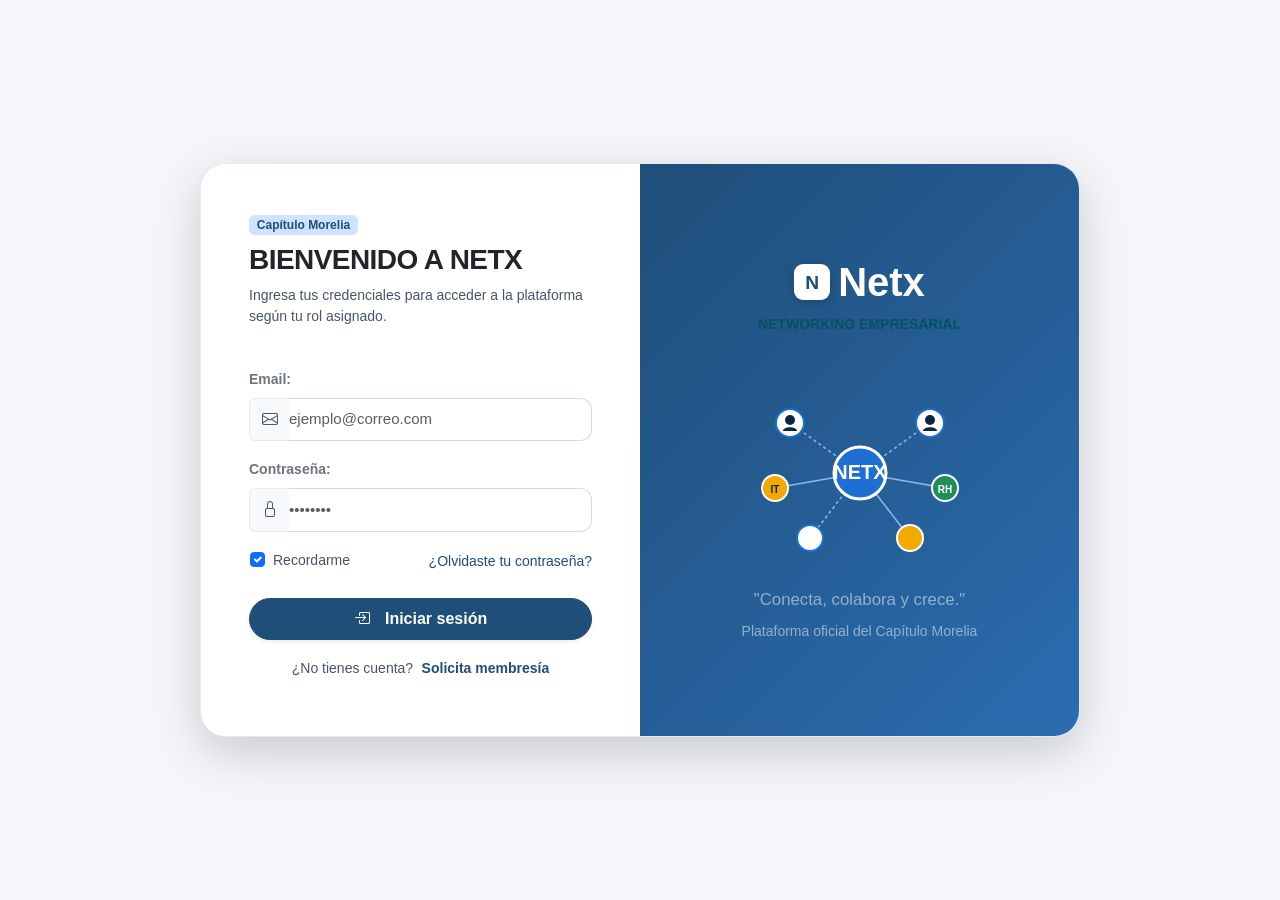
<file: frontend/login.html>
<!DOCTYPE html>
<html lang="es">
<head>
  <meta charset="UTF-8">
  <meta name="viewport" content="width=device-width, initial-scale=1">
  <title>Iniciar Sesión · NETX</title>
  <meta name="description" content="Acceso a la plataforma de gestión de networking empresarial NETX.">

  <!-- Bootstrap 5.3 & Icons -->
  <link rel="stylesheet" href="https://cdn.jsdelivr.net/npm/bootstrap@5.3.3/dist/css/bootstrap.min.css">
  <link rel="stylesheet" href="https://cdn.jsdelivr.net/npm/bootstrap-icons@1.11.3/font/bootstrap-icons.min.css">
  <link rel="stylesheet" href="assets/css/styles.css">
</head>
<body class="login-screen-bg p-2 p-md-4">

  <div class="login-box shadow-lg">
    <div class="row g-0">
      
      <!-- Panel Izquierdo: Formulario de Login  -->
      <div class="col-12 col-md-6 p-4 p-lg-5 bg-white d-flex flex-column justify-content-center">
        <div class="mb-4 text-center text-md-start">
          <span class="badge bg-primary-subtle text-primary mb-2">Capítulo Morelia</span>
          <h1 class="h3 fw-bold text-dark">BIENVENIDO A NETX</h1>
          <p class="text-muted small">Ingresa tus credenciales para acceder a la plataforma según tu rol asignado.</p>
        </div>

        <!-- Alerta de Error de Inicio de Sesión -->
        <div id="loginAlert" class="alert alert-danger py-2 d-none" role="alert">
          <i class="bi bi-exclamation-triangle-fill me-2"></i>
          <span id="loginAlertMsg">Credenciales inválidas.</span>
        </div>

        <form id="loginForm" autocomplete="off">
          <div class="mb-3">
            <label for="emailInput" class="form-label fw-semibold small text-secondary">Email:</label>
            <div class="input-group">
              <span class="input-group-text bg-light border-end-0"><i class="bi bi-envelope text-muted"></i></span>
              <input type="email" class="form-control border-start-0 ps-0" id="emailInput"
                     placeholder="ejemplo@correo.com" required>
            </div>
          </div>

          <div class="mb-3">
            <label for="passwordInput" class="form-label fw-semibold small text-secondary">Contraseña:</label>
            <div class="input-group">
              <span class="input-group-text bg-light border-end-0"><i class="bi bi-lock text-muted"></i></span>
              <input type="password" class="form-control border-start-0 ps-0" id="passwordInput"
                     placeholder="••••••••" required>
            </div>
          </div>

          <div class="d-flex justify-content-between align-items-center mb-4">
            <div class="form-check">
              <input class="form-check-input" type="checkbox" id="recordarSesion" checked>
              <label class="form-check-label small text-muted" for="recordarSesion">Recordarme</label>
            </div>
            <a href="#" class="small text-decoration-none text-primary" onclick="alert('Contacta al Administrador del Capítulo para recuperar tu acceso.'); return false;">¿Olvidaste tu contraseña?</a>
          </div>

          <button type="submit" class="btn btn-primary w-100 py-2 fw-semibold shadow-sm mb-3">
            <i class="bi bi-box-arrow-in-right me-2"></i>Iniciar sesión
          </button>

          <div class="text-center mb-2">
            <span class="small text-muted">¿No tienes cuenta?</span>
            <a href="#" class="small text-primary text-decoration-none ms-1 fw-semibold" onclick="alert('El registro de nuevos miembros lo realiza exclusivamente la Directiva del Capítulo.'); return false;">Solicita membresía</a>
          </div>
        </form>
      </div>

      <!-- Panel Derecho: Identidad Visual y Red de Contactos  -->
      <div class="col-12 col-md-6 login-brand-panel">
        <div class="mb-4">
          <div class="d-inline-flex align-items-center gap-2 mb-2">
            <span class="brand-mark fs-3" style="width: 44px; height: 44px;">N</span>
            <span class="display-6 fw-bold tracking-wide text-white">Netx</span>
          </div>
          <div class="text-uppercase text-info-emphasis small fw-bold letter-spacing-1">Networking empresarial</div>
        </div>

        <!-- Ilustración SVG del grafo de red de networking -->
        <div class="my-4">
          <svg width="220" height="180" viewBox="0 0 220 180" fill="none" xmlns="http://www.w3.org/2000/svg">
            <!-- Líneas de conexión -->
            <line x1="110" y1="90" x2="40" y2="40" stroke="#8db8ec" stroke-width="1.5" stroke-dasharray="3 3"/>
            <line x1="110" y1="90" x2="180" y2="40" stroke="#8db8ec" stroke-width="1.5" stroke-dasharray="3 3"/>
            <line x1="110" y1="90" x2="25" y2="105" stroke="#8db8ec" stroke-width="1.5"/>
            <line x1="110" y1="90" x2="195" y2="105" stroke="#8db8ec" stroke-width="1.5"/>
            <line x1="110" y1="90" x2="60" y2="155" stroke="#8db8ec" stroke-width="1.5" stroke-dasharray="3 3"/>
            <line x1="110" y1="90" x2="160" y2="155" stroke="#8db8ec" stroke-width="1.5"/>
            
            <!-- Nodo Central -->
            <circle cx="110" cy="90" r="26" fill="#1d6fd1" stroke="#ffffff" stroke-width="3"/>
            <text x="110" y="96" text-anchor="middle" fill="#ffffff" font-size="20" font-weight="bold">NETX</text>

            <!-- Nodos Satélite -->
            <circle cx="40" cy="40" r="14" fill="#ffffff" stroke="#1d6fd1" stroke-width="2"/>
            <circle cx="40" cy="37" r="5" fill="#0b2545"/>
            <path d="M33 48 C33 43 47 43 47 48" fill="#0b2545"/>

            <circle cx="180" cy="40" r="14" fill="#ffffff" stroke="#1d6fd1" stroke-width="2"/>
            <circle cx="180" cy="37" r="5" fill="#0b2545"/>
            <path d="M173 48 C173 43 187 43 187 48" fill="#0b2545"/>

            <circle cx="25" cy="105" r="13" fill="#f2a900" stroke="#ffffff" stroke-width="2"/>
            <text x="25" y="110" text-anchor="middle" fill="#0b2545" font-size="10" font-weight="bold">IT</text>

            <circle cx="195" cy="105" r="13" fill="#1e8e5a" stroke="#ffffff" stroke-width="2"/>
            <text x="195" y="110" text-anchor="middle" fill="#ffffff" font-size="10" font-weight="bold">RH</text>

            <circle cx="60" cy="155" r="13" fill="#ffffff" stroke="#1d6fd1" stroke-width="2"/>
            <circle cx="160" cy="155" r="13" fill="#f2a900" stroke="#ffffff" stroke-width="2"/>
          </svg>
        </div>

        <p class="lead fw-normal text-white-50 mb-0" style="font-size: 1.05rem;">
          "Conecta, colabora y crece."
        </p>
        <small class="text-white-50 mt-2">Plataforma oficial del Capítulo Morelia</small>
      </div>

    </div>
  </div>
  <script src="assets/js/store.js"></script>
  <script src="assets/js/login.js"></script>
</body>
</html>
</file>
<file: frontend/assets/css/styles.css>
/* ==========================================================
   NETX · styles.css
   Diseño Unificado Inspirado en Apple (Human Interface Guidelines)
   Azul Institucional #1F4E79, Glassmorphism, Sombras Suaves y Bordes Redondeados
   ========================================================== */

:root {
  /* Azul Institucional NETX */
  --netx-primary:        #1F4E79;
  --netx-primary-hover:  #163a5c;
  --netx-primary-light:  #2b6cb0;
  --netx-primary-subtle: rgba(31, 78, 121, 0.08);
  --netx-primary-border: rgba(31, 78, 121, 0.2);
  --netx-gradient:       linear-gradient(135deg, #1F4E79 0%, #2b6cb0 100%);

  /* Paleta Semántica Apple */
  --netx-accent:         #c59b27;
  --netx-success:        #10b981;
  --netx-warning:        #f59e0b;
  --netx-danger:         #ef4444;
  --netx-info:           #0284c7;

  /* Neutros y Superficies */
  --netx-bg:             #F4F6F9;
  --netx-surface:        #ffffff;
  --netx-border:         rgba(226, 232, 240, 0.85);
  --netx-border-light:   rgba(255, 255, 255, 0.8);
  --netx-text:           #0f172a;
  --netx-muted:          #475569;
  --netx-subtle:         #64748b;

  /* Medidas de Layout */
  --header-h:            64px;
  --sidebar-w:           260px;
  --sidebar-w-min:       74px;
  --bottom-nav-h:        64px;

  /* Radios Redondeados Estilo Apple */
  --radius-xs:           8px;
  --radius-sm:           12px;
  --radius-md:           16px;
  --radius-lg:           20px;
  --radius-xl:           26px;
  --radius-pill:         9999px;

  /* Sombras Difusas Multinivel */
  --shadow-xs:           0 1px 3px rgba(15, 23, 42, 0.04);
  --shadow-sm:           0 4px 12px -2px rgba(31, 78, 121, 0.06), 0 2px 6px -1px rgba(0, 0, 0, 0.03);
  --shadow-md:           0 8px 24px -3px rgba(31, 78, 121, 0.08), 0 3px 8px -1px rgba(0, 0, 0, 0.03);
  --shadow-lg:           0 18px 36px -4px rgba(31, 78, 121, 0.12), 0 6px 14px -2px rgba(0, 0, 0, 0.04);
  --shadow-hover:        0 14px 30px -4px rgba(31, 78, 121, 0.16), 0 6px 14px -2px rgba(0, 0, 0, 0.05);

  /* Tipografía */
  --font-base: -apple-system, BlinkMacSystemFont, "SF Pro Display", "SF Pro Text", "Segoe UI", Roboto, "Helvetica Neue", Arial, sans-serif;

  /* Integración con Bootstrap */
  --bs-primary:          var(--netx-primary);
  --bs-primary-rgb:      31, 78, 121;
  --bs-body-font-family: var(--font-base);
  --bs-body-color:       var(--netx-text);
  --bs-body-bg:          var(--netx-bg);
  --bs-link-color:       var(--netx-primary);
  --bs-border-color:     var(--netx-border);

  /* Transiciones Fluidas */
  --transition-fluid:    all 0.28s cubic-bezier(0.16, 1, 0.3, 1);
}

/* ==========================================================
   RESET Y BASE
   ========================================================== */
*, *::before, *::after {
  box-sizing: border-box;
}

body {
  font-family: var(--font-base);
  background-color: var(--netx-bg);
  color: var(--netx-text);
  padding-top: var(--header-h);
  min-height: 100vh;
  -webkit-font-smoothing: antialiased;
  -moz-osx-font-smoothing: grayscale;
}

@media (max-width: 991.98px) {
  body {
    padding-bottom: var(--bottom-nav-h);
  }
}

h1, h2, h3, h4, h5, h6 {
  font-weight: 700;
  color: var(--netx-text);
  letter-spacing: -0.02em;
}

p, span, li, button, input {
  font-size: 0.95rem;
  line-height: 1.5;
}

.text-muted { color: var(--netx-muted) !important; }
.text-institutional { color: var(--netx-primary) !important; }
.bg-institutional { background-color: var(--netx-primary) !important; color: #ffffff !important; }

:focus-visible {
  outline: 3px solid rgba(31, 78, 121, 0.4);
  outline-offset: 2px;
}

.skip-link {
  position: fixed;
  top: 8px;
  left: 8px;
  z-index: 2000;
  background: var(--netx-surface);
  padding: .5rem .75rem;
  border-radius: var(--radius-sm);
  box-shadow: var(--shadow-sm);
}

/* ==========================================================
   HEADER UNIVERSAL (#1F4E79 CON GLASSMORPHISM)
   ========================================================== */
.app-header {
  height: var(--header-h);
  background: rgba(31, 78, 121, 0.96);
  backdrop-filter: blur(20px) saturate(180%);
  -webkit-backdrop-filter: blur(20px) saturate(180%);
  border-bottom: 1px solid rgba(255, 255, 255, 0.16);
  box-shadow: 0 4px 20px rgba(15, 23, 42, 0.12);
  color: #ffffff;
  z-index: 1040;
  transition: var(--transition-fluid);
}

/* Zona izquierda del Header */
.header-start {
  display: inline-flex !important;
  align-items: center !important;
  gap: 0.75rem !important;
  height: 100% !important;
}

/* Marca NETX */
.brand {
  display: inline-flex !important;
  align-items: center !important;
  gap: 0.65rem !important;
  color: #ffffff !important;
  font-weight: 800 !important;
  font-size: 1.25rem !important;
  letter-spacing: -0.02em !important;
  text-decoration: none !important;
  line-height: 1 !important;
  margin: 0 !important;
  padding: 0 !important;
}
.brand:hover { color: #ffffff !important; }

.brand-mark {
  display: inline-flex !important;
  align-items: center !important;
  justify-content: center !important;
  width: 36px !important;
  height: 36px !important;
  border-radius: 9px !important;
  background: #ffffff !important;
  color: var(--netx-primary) !important;
  font-size: 1.2rem !important;
  font-weight: 800 !important;
  line-height: 1 !important;
  box-shadow: 0 2px 8px rgba(0, 0, 0, 0.2) !important;
  flex-shrink: 0 !important;
  margin: 0 !important;
  padding: 0 !important;
}
.brand-text {
  line-height: 1 !important;
  font-weight: 800 !important;
  color: #ffffff !important;
  margin: 0 !important;
}

/* Texto Oficial: Capítulo Morelia */
.chapter-container {
  display: inline-flex !important;
  align-items: center !important;
  height: 26px !important;
  border-left: 1px solid rgba(255, 255, 255, 0.28) !important;
  padding-left: 0.85rem !important;
  margin-left: 0.35rem !important;
  line-height: 1 !important;
}
.chapter-name {
  color: #ffffff !important;
  font-weight: 700 !important;
  font-size: 0.95rem !important;
  letter-spacing: -0.01em !important;
  line-height: 1 !important;
  margin: 0 !important;
}

.pulse-dot {
  width: 8px !important;
  height: 8px !important;
  min-width: 8px !important;
  min-height: 8px !important;
  border-radius: 50% !important;
  background-color: var(--netx-success) !important;
  box-shadow: 0 0 0 0 rgba(16, 185, 129, 0.7) !important;
  animation: pulseGreen 2s infinite !important;
  display: inline-block !important;
  flex-shrink: 0 !important;
  margin-right: 0.5rem !important;
}
@keyframes pulseGreen {
  0% { transform: scale(0.95); box-shadow: 0 0 0 0 rgba(16, 185, 129, 0.7); }
  70% { transform: scale(1); box-shadow: 0 0 0 6px rgba(16, 185, 129, 0); }
  100% { transform: scale(0.95); box-shadow: 0 0 0 0 rgba(16, 185, 129, 0); }
}

/* Botones en Header */
.app-header .btn-icon {
  width: 38px !important;
  height: 38px !important;
  min-width: 38px !important;
  min-height: 38px !important;
  max-width: 38px !important;
  max-height: 38px !important;
  border-radius: 50% !important;
  display: inline-flex !important;
  align-items: center !important;
  justify-content: center !important;
  background: rgba(255, 255, 255, 0.14) !important;
  border: 1px solid rgba(255, 255, 255, 0.22) !important;
  color: #ffffff !important;
  transition: var(--transition-fluid);
  padding: 0 !important;
  margin: 0 !important;
  line-height: 1 !important;
  box-shadow: none !important;
  flex-shrink: 0 !important;
  vertical-align: middle !important;
  box-sizing: border-box !important;
}
.app-header .btn-icon:hover {
  background: rgba(255, 255, 255, 0.24) !important;
  color: #ffffff !important;
  transform: scale(1.04);
}
.app-header .btn-icon i {
  font-size: 1.15rem !important;
  line-height: 1 !important;
  display: inline-flex !important;
  align-items: center !important;
  justify-content: center !important;
  width: 100% !important;
  height: 100% !important;
  margin: 0 !important;
  padding: 0 !important;
}
.app-header .btn-icon i::before {
  vertical-align: 0 !important;
  line-height: 1 !important;
  margin: 0 !important;
  padding: 0 !important;
}

/* Desplegables del Header */
.app-header .dropdown-menu {
  margin-top: 10px !important;
  border: 1px solid rgba(0, 0, 0, 0.08) !important;
  box-shadow: 0 14px 34px rgba(15, 23, 42, 0.16) !important;
  border-radius: 18px !important;
  background: rgba(255, 255, 255, 0.98) !important;
  backdrop-filter: blur(20px) saturate(180%) !important;
  -webkit-backdrop-filter: blur(20px) saturate(180%) !important;
  transform-origin: top right;
  animation: appleDropdownFadeIn 0.2s cubic-bezier(0.16, 1, 0.3, 1);
}
@keyframes appleDropdownFadeIn {
  from { opacity: 0; transform: scale(0.96) translateY(-4px); }
  to { opacity: 1; transform: scale(1) translateY(0); }
}

/* Botón Usuario / Avatar en Header */
.app-header .btn-user {
  display: inline-flex;
  align-items: center;
  gap: 0.65rem;
  padding: 4px 12px 4px 4px;
  border-radius: var(--radius-pill);
  background: rgba(255, 255, 255, 0.14);
  border: 1px solid rgba(255, 255, 255, 0.22);
  color: #ffffff;
  cursor: pointer;
  transition: var(--transition-fluid);
  text-decoration: none;
}
.app-header .btn-user:hover,
.app-header .btn-user:focus {
  background: rgba(255, 255, 255, 0.24);
  border-color: rgba(255, 255, 255, 0.35);
  color: #ffffff;
}
.app-header .btn-user::after {
  display: none !important;
}

.avatar {
  display: inline-grid;
  place-items: center;
  width: 34px;
  height: 34px;
  border-radius: 50%;
  background: rgba(255, 255, 255, 0.25);
  color: #ffffff;
  font-weight: 700;
  font-size: 0.92rem;
  border: 2px solid rgba(255, 255, 255, 0.75);
  overflow: hidden;
}
.avatar img {
  width: 100%;
  height: 100%;
  object-fit: cover;
}

/* ==========================================================
   SIDEBAR CONSISTENTE
   ========================================================== */
.app-shell {
  display: flex;
  min-height: calc(100vh - var(--header-h));
}

.app-sidebar {
  background: var(--netx-surface);
  border-right: 1px solid var(--netx-border);
  transition: var(--transition-fluid);
}

@media (min-width: 992px) {
  .app-sidebar {
    flex: 0 0 var(--sidebar-w);
    width: var(--sidebar-w);
    position: sticky;
    top: var(--header-h);
    height: calc(100vh - var(--header-h));
    overflow-y: auto;
  }

  .sidebar-collapsed .app-sidebar {
    flex-basis: var(--sidebar-w-min);
    width: var(--sidebar-w-min);
  }
  .sidebar-collapsed .nav-text { display: none; }
  .sidebar-collapsed .nav-group { display: none; }
  .sidebar-collapsed .side-nav .nav-link { justify-content: center; padding-inline: 0; }
  .sidebar-collapsed .side-nav .nav-link i { margin: 0; font-size: 1.35rem; }
}

.side-nav {
  padding: 1rem 0.65rem;
}

.nav-group {
  list-style: none;
  font-size: 0.72rem;
  font-weight: 700;
  text-transform: uppercase;
  letter-spacing: 0.08em;
  color: var(--netx-subtle);
  padding: 0.75rem 0.85rem 0.35rem 0.85rem;
  margin-top: 0.35rem;
}

.side-nav .nav-link {
  display: flex;
  align-items: center;
  gap: 0.85rem;
  padding: 0.68rem 0.95rem;
  border-radius: var(--radius-md);
  color: var(--netx-muted);
  font-weight: 600;
  font-size: 0.94rem;
  text-decoration: none;
  transition: var(--transition-fluid);
  min-height: 44px;
}
.side-nav .nav-link i {
  font-size: 1.15rem;
  color: var(--netx-subtle);
  transition: var(--transition-fluid);
}

/* Efectos Hover del Menú Lateral */
.side-nav .nav-link:hover:not(.active) {
  background: rgba(31, 78, 121, 0.07);
  color: var(--netx-primary);
  transform: translateX(3px);
}
.side-nav .nav-link:hover:not(.active) i {
  color: var(--netx-primary);
}

/* Elemento Activo Resaltado en Azul Institucional #1F4E79 */
.side-nav .nav-link.active {
  background: var(--netx-primary) !important;
  color: #ffffff !important;
  box-shadow: 0 4px 14px rgba(31, 78, 121, 0.35) !important;
}
.side-nav .nav-link.active i {
  color: #ffffff !important;
}

/* ==========================================================
   BARRA DE NAVEGACIÓN INFERIOR MÓVIL (BOTTOM NAVIGATION)
   ========================================================== */
.app-bottom-nav {
  position: fixed;
  bottom: 0;
  left: 0;
  right: 0;
  height: var(--bottom-nav-h);
  background: rgba(255, 255, 255, 0.95);
  backdrop-filter: blur(24px) saturate(200%);
  -webkit-backdrop-filter: blur(24px) saturate(200%);
  border-top: 1px solid var(--netx-border);
  display: flex;
  justify-content: space-around;
  align-items: center;
  z-index: 1030;
  box-shadow: 0 -2px 12px rgba(0, 0, 0, 0.05);
}

.bottom-nav-item {
  display: flex;
  flex-direction: column;
  align-items: center;
  justify-content: center;
  flex: 1;
  color: var(--netx-subtle);
  text-decoration: none;
  font-size: 0.72rem;
  font-weight: 600;
  gap: 2px;
  padding: 6px 0;
  transition: var(--transition-fluid);
}
.bottom-nav-item i {
  font-size: 1.25rem;
}
.bottom-nav-item.active,
.bottom-nav-item:hover {
  color: var(--netx-primary);
}

/* ==========================================================
   ÁREA DE TRABAJO (MAIN) · TARJETAS, TABLAS Y MODALES
   Fondo gris claro #F4F6F9, bordes muy redondeados y cero bordes duros
   ========================================================== */
.app-main {
  flex: 1 1 auto;
  min-width: 0;
  background-color: var(--netx-bg);
  display: flex;
  flex-direction: column;
}
.app-main > .container-fluid {
  flex: 1 0 auto;
}

/* Tarjetas (Cards) Apple */
.card {
  background: var(--netx-surface);
  border: 1px solid var(--netx-border);
  border-radius: var(--radius-lg);
  box-shadow: var(--shadow-sm);
  transition: var(--transition-fluid);
  position: relative;
  overflow: hidden;
}

.card:hover {
  box-shadow: var(--shadow-md);
  border-color: rgba(31, 78, 121, 0.2);
}

.card-link {
  color: inherit;
  text-decoration: none;
}
.card-link:hover {
  transform: translateY(-2px);
  border-color: rgba(31, 78, 121, 0.3);
  box-shadow: var(--shadow-hover);
}

/* Tarjetas de Métricas Ejecutivas (Stat Cards) */
.stat-card {
  padding: 1.25rem 1.4rem;
  border-radius: var(--radius-lg);
  background: var(--netx-surface);
  border: 1px solid var(--netx-border);
  box-shadow: var(--shadow-xs);
  display: flex;
  align-items: center;
  gap: 1.15rem;
  transition: var(--transition-fluid);
}
.stat-card:hover {
  box-shadow: var(--shadow-sm);
  transform: translateY(-2px);
  border-color: rgba(31, 78, 121, 0.2);
}

.stat-icon {
  width: 46px;
  height: 46px;
  border-radius: var(--radius-sm);
  display: grid;
  place-items: center;
  font-size: 1.35rem;
  background: var(--netx-primary-subtle);
  color: var(--netx-primary);
}

.stat-value {
  font-size: 1.7rem;
  font-weight: 800;
  line-height: 1.1;
  color: var(--netx-text);
}

.stat-label {
  font-size: 0.85rem;
  font-weight: 600;
  color: var(--netx-muted);
  margin-bottom: 2px;
}

/* Tablas con Bordes Suaves y Redondeados */
.table-responsive {
  border-radius: var(--radius-md);
  overflow: hidden;
}

.table {
  margin-bottom: 0;
}

.table thead th {
  background-color: #f8fafc;
  color: var(--netx-muted);
  font-size: 0.75rem;
  font-weight: 700;
  text-transform: uppercase;
  letter-spacing: 0.05em;
  padding: 0.85rem 1rem;
  border-bottom: 1px solid var(--netx-border);
}

.table tbody td {
  padding: 0.95rem 1rem;
  border-bottom: 1px solid rgba(226, 232, 240, 0.6);
  font-size: 0.92rem;
}

.table-hover tbody tr:hover {
  background-color: rgba(31, 78, 121, 0.025);
}

/* ==========================================================
   BOTONES E INPUTS CON EFECTOS MODERNOS
   ========================================================== */
.btn-primary {
  background: var(--netx-primary);
  border-color: var(--netx-primary);
  color: #ffffff;
  font-weight: 600;
  border-radius: var(--radius-pill);
  padding: 0.55rem 1.35rem;
  box-shadow: 0 3px 12px rgba(31, 78, 121, 0.28);
  transition: var(--transition-fluid);
  display: inline-flex;
  align-items: center;
  justify-content: center;
  gap: 0.45rem;
  min-height: 40px;
}
.btn-primary:hover, .btn-primary:focus {
  background: var(--netx-primary-hover);
  border-color: var(--netx-primary-hover);
  color: #ffffff;
  box-shadow: 0 6px 18px rgba(31, 78, 121, 0.38);
  transform: translateY(-2px);
}
.btn-primary:active {
  transform: translateY(0);
}

.btn-outline-primary {
  border-color: var(--netx-primary);
  color: var(--netx-primary);
  font-weight: 600;
  border-radius: var(--radius-pill);
  padding: 0.55rem 1.25rem;
  transition: var(--transition-fluid);
  display: inline-flex;
  align-items: center;
  justify-content: center;
  gap: 0.45rem;
  min-height: 40px;
}
.btn-outline-primary:hover, .btn-outline-primary:focus {
  background: var(--netx-primary-subtle);
  border-color: var(--netx-primary);
  color: var(--netx-primary-hover);
  box-shadow: 0 4px 12px rgba(31, 78, 121, 0.12);
  transform: translateY(-2px);
}

.btn-sm {
  min-height: 34px;
  padding: 0.35rem 0.95rem;
  font-size: 0.85rem;
}

/* Inputs de Formularios Responsivos */
.form-control, .form-select {
  border-radius: var(--radius-sm);
  border: 1px solid rgba(203, 213, 225, 0.85);
  padding: 0.6rem 0.9rem;
  font-size: 0.94rem;
  color: var(--netx-text);
  background-color: #ffffff;
  transition: var(--transition-fluid);
}
.form-control:focus, .form-select:focus {
  border-color: var(--netx-primary);
  box-shadow: 0 0 0 3px rgba(31, 78, 121, 0.15);
}

/* Modales Apple */
.modal-content {
  border-radius: var(--radius-xl);
  border: none;
  box-shadow: 0 25px 60px rgba(0, 0, 0, 0.18);
  overflow: hidden;
}
.modal-header {
  border-bottom: 1px solid var(--netx-border);
  padding: 1.25rem 1.5rem;
}
.modal-footer {
  border-top: 1px solid var(--netx-border);
  padding: 1rem 1.5rem;
}

/* Menús Desplegables Apple */
.dropdown-menu {
  background: rgba(255, 255, 255, 0.97);
  backdrop-filter: blur(24px) saturate(190%);
  -webkit-backdrop-filter: blur(24px) saturate(190%);
  border: 1px solid rgba(226, 232, 240, 0.9);
  border-radius: var(--radius-lg);
  box-shadow: var(--shadow-lg);
  padding: 0.5rem;
}
.dropdown-item {
  border-radius: var(--radius-sm);
  padding: 0.55rem 0.85rem;
  font-size: 0.92rem;
  color: var(--netx-text);
  transition: var(--transition-fluid);
}
.dropdown-item:hover {
  background-color: var(--netx-primary-subtle);
  color: var(--netx-primary);
  transform: translateX(2px);
}

/* ==========================================================
   ESTILOS DE MÓDULOS ESPECÍFICOS (Cronómetro, Pipeline, Login)
   ========================================================== */
.timer-container {
  background: #ffffff;
  border: 1px solid var(--netx-border);
  border-radius: var(--radius-xl);
  padding: 1.85rem;
  text-align: center;
  box-shadow: var(--shadow-md);
}
.timer-display {
  font-size: 4rem;
  font-family: -apple-system, system-ui, monospace;
  font-weight: 800;
  letter-spacing: 2px;
  color: var(--netx-success);
  transition: color 0.3s ease;
}
.timer-display.timer-warning {
  color: #e67e22 !important;
  animation: pulse-warn 1s infinite;
}
.timer-display.timer-danger {
  color: #dc3545 !important;
  animation: pulse-danger 0.6s infinite;
}

/* Pipeline Embudo */
.pipeline-board {
  display: flex;
  gap: 1rem;
  overflow-x: auto;
  padding-bottom: 1rem;
}
.pipeline-col {
  flex: 0 0 280px;
  background: #f1f5f9;
  border-radius: var(--radius-lg);
  padding: 0.85rem;
  min-height: 480px;
  display: flex;
  flex-direction: column;
}
.pipeline-card {
  background: #ffffff;
  border-radius: var(--radius-md);
  padding: 0.85rem;
  border: 1px solid var(--netx-border);
  box-shadow: var(--shadow-xs);
  cursor: pointer;
  transition: var(--transition-fluid);
}
.pipeline-card:hover {
  transform: translateY(-2px);
  box-shadow: var(--shadow-sm);
  border-color: rgba(31, 78, 121, 0.25);
}

/* Login */
.login-screen-bg {
  min-height: 100vh;
  display: flex;
  align-items: center;
  justify-content: center;
  background: var(--netx-bg);
  padding: 1.5rem;
}
.login-box {
  width: 100%;
  max-width: 880px;
  background: #ffffff;
  border-radius: var(--radius-xl);
  overflow: hidden;
  box-shadow: var(--shadow-lg);
  border: 1px solid var(--netx-border);
}
.login-brand-panel {
  background: var(--netx-gradient);
  color: #ffffff;
  padding: 2.75rem;
  display: flex;
  flex-direction: column;
  justify-content: center;
  align-items: center;
  text-align: center;
}

/* Pie de página */
.app-footer {
  border-top: 1px solid var(--netx-border);
  background: #ffffff;
  padding: 1rem 1.5rem;
}

@media (prefers-reduced-motion: reduce) {
  * { transition: none !important; animation: none !important; }
}
</file>
